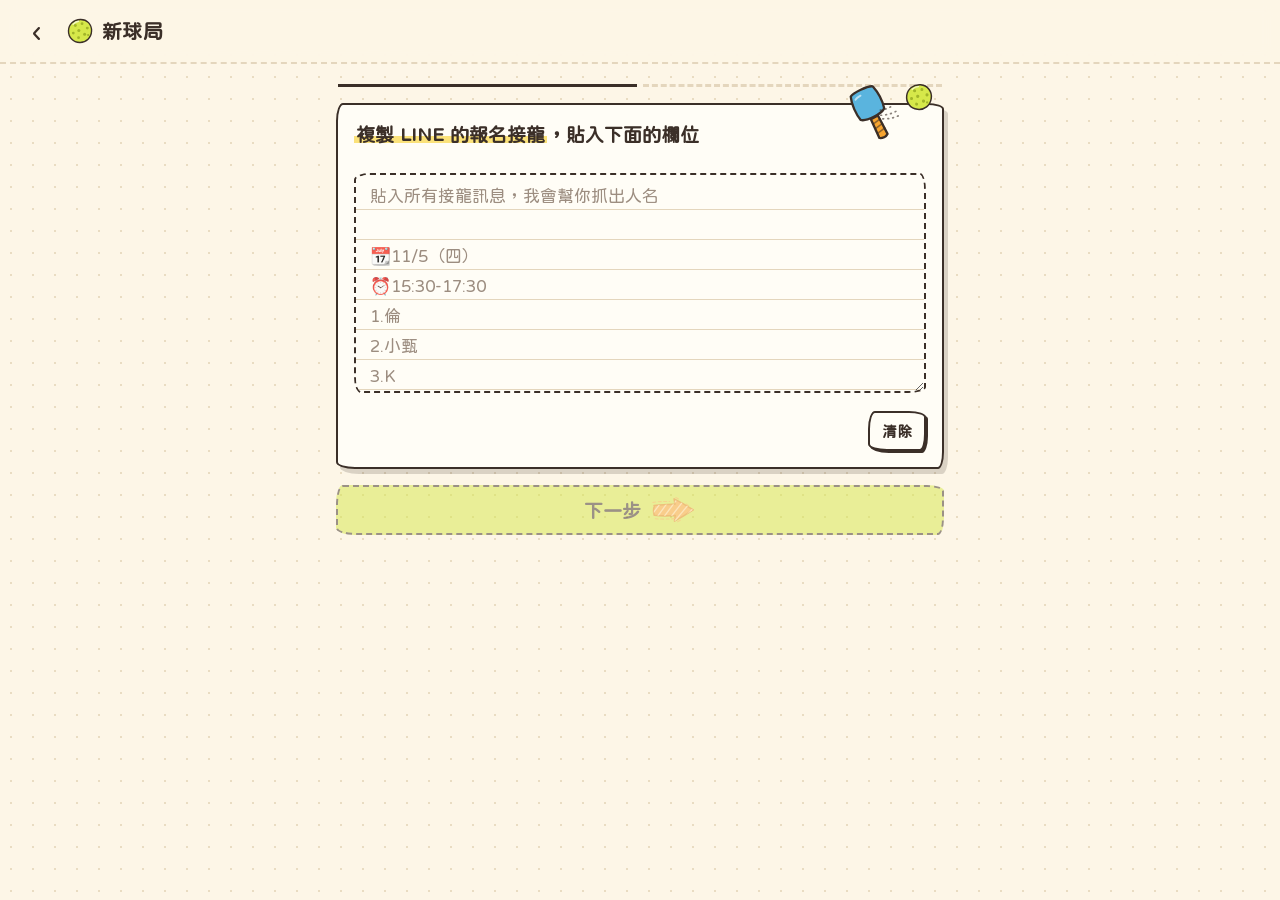
<file: index.html>
<!doctype html>
<html lang="zh-Hant">
<head>
  <meta charset="utf-8" />
  <meta name="viewport" content="width=device-width, initial-scale=1, viewport-fit=cover" />
  <title>Pickle Party</title>
  <meta name="description" content="貼上 LINE 接龍，自動排出單打、雙打賽程與記分" />
  <meta name="theme-color" content="#fdf6e7" media="(prefers-color-scheme: light)" />
  <meta name="theme-color" content="#22302a" media="(prefers-color-scheme: dark)" />
  <link rel="preconnect" href="https://fonts.googleapis.com" />
  <link rel="preconnect" href="https://fonts.gstatic.com" crossorigin />
  <link rel="stylesheet" href="https://fonts.googleapis.com/css2?family=Huninn&display=swap" />
  <link rel="manifest" href="manifest.webmanifest" />
  <link rel="icon" href="icon.svg" type="image/svg+xml" />
  <link rel="apple-touch-icon" href="icon-180.png" />
  <meta name="apple-mobile-web-app-capable" content="yes" />
  <link rel="stylesheet" href="css/style.css" />
</head>
<body>
  <header class="topbar">
    <button class="icon-btn" data-action="home" aria-label="回首頁" id="backBtn" hidden>‹</button>
    <span class="logo" aria-hidden="true"></span>
    <h1 id="topTitle">Pickle Party</h1>
    <span class="spacer"></span>
    <button class="icon-btn" data-action="menu" aria-label="更多" id="menuBtn" hidden>⋯</button>
  </header>
  <main id="app" aria-live="polite"></main>
  <div id="sheet" class="sheet" hidden></div>
  <div id="toast" class="toast" role="status" hidden></div>
  <script type="module" src="js/app.js"></script>
</body>
</html>
</file>
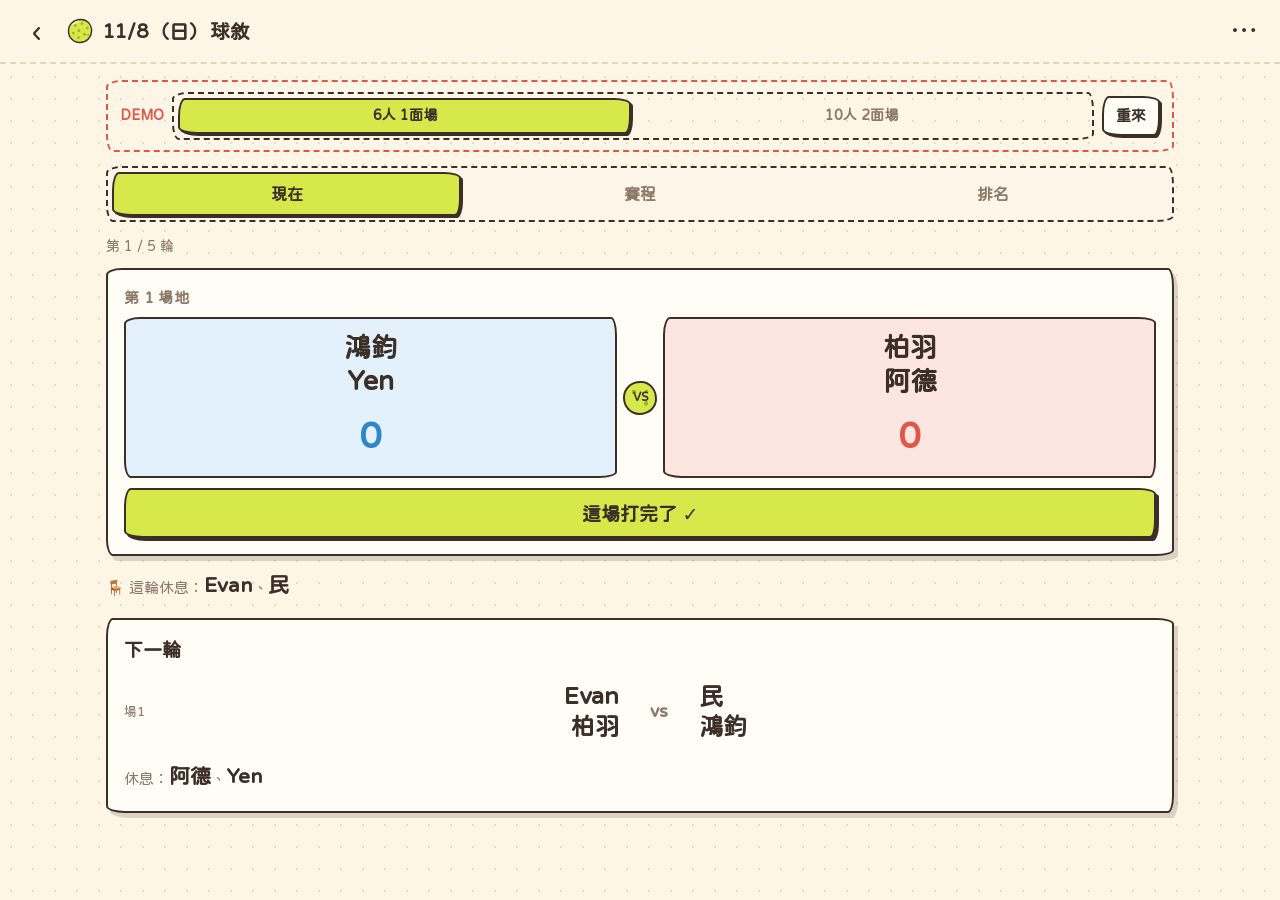
<file: demo/next-round.html>
<!doctype html>
<html lang="zh-Hant">
<head>
  <meta charset="utf-8" />
  <meta name="viewport" content="width=device-width, initial-scale=1, viewport-fit=cover" />
  <title>換輪動畫 Demo</title>
  <link rel="preconnect" href="https://fonts.googleapis.com" />
  <link rel="preconnect" href="https://fonts.gstatic.com" crossorigin />
  <link rel="stylesheet" href="https://fonts.googleapis.com/css2?family=Huninn&display=swap" />
  <link rel="stylesheet" href="../css/style.css" />
  <style>
    .demo-bar {
      display: flex; flex-wrap: wrap; align-items: center; gap: 8px;
      margin: 0 0 14px; padding: 10px 12px; border: 2px dashed var(--b); border-radius: var(--wob); font-size: 14px;
    }
    .demo-bar b { color: var(--b); }
    .demo-bar .seg { flex: 1; min-width: 150px; }
    .demo-bar .seg button { min-height: 36px; font-size: 14px; }
    .team .names span, .mini-match .t span { display: inline-block; }
    /* 正在飛的名字 */
    .fly { position: fixed; z-index: 60; margin: 0; white-space: nowrap; pointer-events: none; transform-origin: 0 0; font-weight: 700; color: var(--text); }
    .static-score { font-size: 36px; font-weight: 700; margin-top: 8px; }
    .team.a .static-score { color: var(--a); }
    .team.b .static-score { color: var(--b); }
  </style>
</head>
<body>
  <header class="topbar">
    <button class="icon-btn" aria-label="回首頁">‹</button>
    <span class="logo" id="logo"></span>
    <h1>11/8（日）球敘</h1>
    <span class="spacer"></span>
    <button class="icon-btn" aria-label="更多">⋯</button>
  </header>
  <main id="app" data-view="event"></main>

<script type="module">
import { BALL } from "../js/doodles.js";
document.getElementById("logo").innerHTML = BALL;

// 示範用的固定賽程（6 人 1 面場、10 人 2 面場）
const DATA = {
  1: [
    { matches: [{ a: ["鴻鈞", "Yen"], b: ["柏羽", "阿德"] }], rest: ["Evan", "民"] },
    { matches: [{ a: ["Evan", "柏羽"], b: ["民", "鴻鈞"] }], rest: ["阿德", "Yen"] },
    { matches: [{ a: ["阿德", "民"], b: ["Yen", "Evan"] }], rest: ["鴻鈞", "柏羽"] },
    { matches: [{ a: ["Yen", "柏羽"], b: ["鴻鈞", "Evan"] }], rest: ["民", "阿德"] },
    { matches: [{ a: ["民", "Yen"], b: ["阿德", "鴻鈞"] }], rest: ["柏羽", "Evan"] },
  ],
  2: [
    { matches: [{ a: ["倫", "小甄"], b: ["K", "田"] }, { a: ["阿萱", "Evan"], b: ["民", "阿德"] }], rest: ["鴻鈞", "柏羽"] },
    { matches: [{ a: ["鴻鈞", "倫"], b: ["柏羽", "阿萱"] }, { a: ["小甄", "民"], b: ["K", "Evan"] }], rest: ["田", "阿德"] },
    { matches: [{ a: ["田", "阿德"], b: ["倫", "Evan"] }, { a: ["柏羽", "K"], b: ["鴻鈞", "小甄"] }], rest: ["阿萱", "民"] },
    { matches: [{ a: ["阿萱", "民"], b: ["田", "鴻鈞"] }, { a: ["阿德", "小甄"], b: ["倫", "柏羽"] }], rest: ["K", "Evan"] },
  ],
};

let courts = 1;
let ri = 0;
let done = [];
let busy = false;
const app = document.getElementById("app");
const rounds = () => DATA[courts];
const nameSpans = (ids) => ids.map((n) => `<span data-n="${n}">${n}</span>`).join("<br>");
const restSpans = (ids) => ids.map((n) => `<span class="nm">${n}</span>`).join("、");

function courtCard(m, mi) {
  const fin = done[mi];
  return `<div class="card" data-court="${mi}">
    <div class="row between"><span class="court-label">第 ${mi + 1} 場地</span>${fin ? `<span class="done-badge just">已完成</span>` : ""}</div>
    <div class="match">
      <div class="team a"><div class="names">${nameSpans(m.a)}</div><div class="static-score">${fin ? 21 : 0}</div></div>
      <span class="vs">VS</span>
      <div class="team b"><div class="names">${nameSpans(m.b)}</div><div class="static-score">${fin ? 17 : 0}</div></div>
    </div>
    ${fin ? `<button class="btn sm block" style="margin-top:10px" disabled>改比分</button>` : `<button class="btn primary block" style="margin-top:10px" data-finish="${mi}">這場打完了 ✓</button>`}
  </div>`;
}

function nextCardInner(next) {
  if (!next) return `<h2>下一輪</h2><p class="muted">這是最後一輪了</p>`;
  return `<h2>下一輪</h2>
    ${next.matches
      .map((m, mi) => `<div class="mini-match" data-next="${mi}"><span class="ct">場${mi + 1}</span><span class="t r">${nameSpans(m.a)}</span><span class="s muted">vs</span><span class="t">${nameSpans(m.b)}</span></div>`)
      .join("")}
    ${next.rest.length ? `<div class="rest-line">休息：${restSpans(next.rest)}</div>` : ""}`;
}

function render() {
  const round = rounds()[ri];
  app.innerHTML = `
    <div class="demo-bar">
      <b>DEMO</b>
      <div class="seg">
        <button class="${courts === 1 ? "on" : ""}" data-courts="1">6人 1面場</button>
        <button class="${courts === 2 ? "on" : ""}" data-courts="2">10人 2面場</button>
      </div>
      <button class="btn sm" data-reset>重來</button>
    </div>
    <div class="tabs" style="position:static;margin:0 0 14px;padding:0"><div class="seg">
      <button class="on">現在</button><button>賽程</button><button>排名</button>
    </div></div>
    <div class="live-status"><span id="roundNo">第 ${ri + 1} / ${rounds().length} 輪</span></div>
    <div class="courts">${round.matches.map(courtCard).join("")}</div>
    <div class="rest-line" id="restNow">🪑 這輪休息：${restSpans(round.rest)}</div>
    <div class="card next-card" style="margin-top:14px" id="nextCard">${nextCardInner(rounds()[ri + 1])}</div>`;
}

const wait = (ms) => new Promise((r) => setTimeout(r, ms));
const anim = (el, frames, opts) => el.animate(frames, { fill: "forwards", ...opts }).finished;

// 換輪：下一輪的名字往上飛，取代場地裡原本的名字
async function advance() {
  const next = rounds()[ri + 1];
  if (!next) return;
  busy = true;

  // 0. 記下「下一輪」每個名字現在的位置與字級
  const sources = [];
  next.matches.forEach((m, mi) => {
    const row = document.querySelector(`[data-next="${mi}"]`);
    const [ta, tb] = row.querySelectorAll(".t");
    for (const [side, box] of [["a", ta], ["b", tb]]) {
      box.querySelectorAll("span[data-n]").forEach((s, k) => {
        sources.push({ name: s.dataset.n, court: mi, side, k, rect: s.getBoundingClientRect(), font: parseFloat(getComputedStyle(s).fontSize), el: s });
      });
    }
  });

  // 1. 場地裡舊的名字和比分往上淡出，比賽卡片恢復成未完成的樣子
  const olds = [...document.querySelectorAll(".courts .names span, .courts .static-score, .courts .done-badge")];
  await Promise.all(olds.map((el, i) => anim(el, [{ opacity: 1, transform: "none" }, { opacity: 0, transform: "translateY(-18px)" }], { duration: 220, delay: i * 15, easing: "ease-in" })));

  // 2. 先把新名字放進場地（隱形），量出它們最後要落下的位置
  done = next.matches.map(() => false);
  document.querySelectorAll(".courts > .card").forEach((card, mi) => {
    const m = next.matches[mi];
    card.querySelector(".row").innerHTML = `<span class="court-label">第 ${mi + 1} 場地</span>`;
    card.querySelector(".team.a .names").innerHTML = nameSpans(m.a);
    card.querySelector(".team.b .names").innerHTML = nameSpans(m.b);
    card.querySelectorAll(".static-score").forEach((s) => { s.textContent = "0"; s.style.opacity = "0"; });
    const btn = card.querySelector("button");
    btn.outerHTML = `<button class="btn primary block" style="margin-top:10px;opacity:0" data-finish="${mi}">這場打完了 ✓</button>`;
  });
  const targets = [...document.querySelectorAll(".courts .names span")];
  targets.forEach((t) => (t.style.visibility = "hidden"));

  // 3. 名字分身從「下一輪」飛到場地裡
  const flights = sources.map((s, i) => {
    const card = document.querySelector(`.courts > .card[data-court="${s.court}"]`);
    const target = card.querySelectorAll(`.team.${s.side} .names span`)[s.k];
    const tr = target.getBoundingClientRect();
    const tf = parseFloat(getComputedStyle(target).fontSize);
    const clone = document.createElement("div");
    clone.className = "fly";
    clone.textContent = s.name;
    Object.assign(clone.style, { left: s.rect.left + "px", top: s.rect.top + "px", fontSize: s.font + "px", lineHeight: getComputedStyle(s.el).lineHeight });
    document.body.appendChild(clone);
    s.el.style.visibility = "hidden";
    const dx = tr.left - s.rect.left, dy = tr.top - s.rect.top, sc = tf / s.font;
    return clone
      .animate(
        [
          { transform: "translate(0,0) scale(1) rotate(0deg)" },
          { transform: `translate(${dx * 0.5}px, ${dy * 0.55 - 26}px) scale(${(1 + sc) / 2 + 0.12}) rotate(${i % 2 ? 6 : -6}deg)`, offset: 0.55 },
          { transform: `translate(${dx}px, ${dy}px) scale(${sc}) rotate(0deg)` },
        ],
        { duration: 720, delay: i * 70, easing: "cubic-bezier(.45,.05,.3,1)", fill: "forwards" }
      )
      .finished.then(() => {
        target.style.visibility = "visible";
        target.animate([{ transform: "scale(1.18)" }, { transform: "scale(1)" }], { duration: 260, easing: "cubic-bezier(.3,1.6,.5,1)" });
        clone.remove();
      });
  });

  // 4. 這輪休息的人換掉
  const restNow = document.getElementById("restNow");
  anim(restNow, [{ opacity: 1 }, { opacity: 0 }], { duration: 200 }).then(() => {
    restNow.innerHTML = `🪑 這輪休息：${restSpans(next.rest)}`;
    anim(restNow, [{ opacity: 0, transform: "translateY(-8px)" }, { opacity: 1, transform: "none" }], { duration: 300, delay: 350 });
  });

  await Promise.all(flights);

  // 5. 比分、按鈕出現；輪次 +1
  ri++;
  document.getElementById("roundNo").textContent = `第 ${ri + 1} / ${rounds().length} 輪`;
  document.getElementById("roundNo").animate([{ transform: "scale(1.3)", color: "var(--ink)" }, { transform: "scale(1)" }], { duration: 400 });
  document.querySelectorAll(".courts .static-score, .courts button").forEach((el) =>
    anim(el, [{ opacity: 0, transform: "translateY(6px)" }, { opacity: 1, transform: "none" }], { duration: 260 })
  );

  // 6. 「下一輪」換成再下一輪的名單，從下面浮上來
  const nextCard = document.getElementById("nextCard");
  nextCard.innerHTML = nextCardInner(rounds()[ri + 1]);
  nextCard.querySelectorAll(".mini-match, .rest-line, p").forEach((el, i) =>
    anim(el, [{ opacity: 0, transform: "translateY(14px)" }, { opacity: 1, transform: "none" }], { duration: 320, delay: 80 + i * 60, easing: "ease-out" })
  );
  await wait(400);
  busy = false;
}

document.addEventListener("click", async (e) => {
  if (busy) return;
  const c = e.target.closest("[data-courts]");
  if (c) { courts = Number(c.dataset.courts); ri = 0; done = rounds()[0].matches.map(() => false); return render(); }
  if (e.target.closest("[data-reset]")) { ri = 0; done = rounds()[0].matches.map(() => false); return render(); }
  const f = e.target.closest("[data-finish]");
  if (!f) return;
  const mi = Number(f.dataset.finish);
  done[mi] = true;
  if (done.every(Boolean)) {
    // 整輪打完：先讓剛打完的那場蓋章，再換輪
    const card = f.closest(".card");
    card.querySelector(".row").insertAdjacentHTML("beforeend", `<span class="done-badge just">已完成</span>`);
    card.querySelectorAll(".static-score").forEach((s, i) => (s.textContent = i ? 17 : 21));
    f.disabled = true;
    await wait(450);
    advance();
  } else {
    const card = f.closest(".card");
    card.outerHTML = courtCard(rounds()[ri].matches[mi], mi);
  }
});

done = rounds()[0].matches.map(() => false);
render();
</script>
</body>
</html>
</file>
<file: css/style.css>
/* ============================================================
   Pickle Party：可愛手繪風 + 匹克球
   淺色 = 點點筆記紙＋咖啡色墨水；深色 = 黑板＋粉筆
   ============================================================ */
:root {
  --bg: #fdf6e7;            /* 筆記紙 */
  --dot: #e9dcc2;           /* 紙上的點點 */
  --card: #fffdf6;
  --text: #3b2f28;          /* 墨水 */
  --ink: #3b2f28;
  --muted: #8b7a6c;
  --line: #e4d6bd;
  --shadow-ink: rgb(59 47 40 / 0.18);

  --ball: #d6e84a;          /* 匹克球黃綠 */
  --ball-hole: #a2b52a;
  --ball-soft: #f1f7c4;
  --paddle: #5ab4de;
  --grip: #f7a531;
  --arrow: #f7a531;         /* 蠟筆橘 */
  --arrow-ink: #e08a12;
  --arrow-light: #fcd590;
  --hl: #fbe27a;            /* 螢光筆 */

  --brand: #3b2f28;         /* 主按鈕文字 / 重點色用墨水 */
  --brand-ink: #3b2f28;
  --brand-soft: #f1f7c4;
  --a: #2f86c9;
  --a-soft: #e2f1fb;
  --b: #e0574a;
  --b-soft: #fde5e1;
  --warn: #b5650c;
  --warn-soft: #fff0d6;

  --wob: 16px 6px 18px 7px / 7px 18px 6px 16px;   /* 手繪歪框 */
  --wob2: 7px 17px 6px 19px / 18px 6px 17px 7px;
  --wob-pill: 255px 22px 225px 22px / 22px 225px 22px 255px;
  --font: "Huninn", "jf-openhuninn", "PingFang TC", "Microsoft JhengHei", system-ui, sans-serif;
  color-scheme: light;
}
@media (prefers-color-scheme: dark) {
  :root:not([data-theme="light"]) {
    --bg: #22302a;          /* 黑板 */
    --dot: #2c3c35;
    --card: #2a3a33;
    --text: #f4f0e2;        /* 粉筆 */
    --ink: #f4f0e2;
    --muted: #b7b9a5;
    --line: #3c4d45;
    --shadow-ink: rgb(0 0 0 / 0.35);
    --ball: #d9ea56;
    --ball-hole: #9fb22e;
    --ball-soft: #3c4a2a;
    --paddle: #6cc0e6;
    --grip: #f7b44a;
    --arrow: #f7b44a;
    --arrow-ink: #ffcf7d;
    --arrow-light: #ffe2a8;
    --hl: #6b5c1c;
    --brand: #f4f0e2;
    --brand-ink: #22302a;
    --brand-soft: #3c4a2a;
    --a: #8cc8f2;
    --a-soft: #2c4553;
    --b: #f6a097;
    --b-soft: #4b3434;
    --warn: #f7c46b;
    --warn-soft: #4a3b1e;
    color-scheme: dark;
  }
}

* { box-sizing: border-box; }
[hidden] { display: none !important; }
html, body { margin: 0; }
/* 連點兩下不放大（保留雙指縮放給需要的人）；文字不隨橫直切換自動放大 */
html { touch-action: manipulation; -webkit-text-size-adjust: 100%; text-size-adjust: 100%; }
body {
  background-color: var(--bg);
  background-image: radial-gradient(var(--dot) 1.3px, transparent 1.4px);
  background-size: 22px 22px;
  color: var(--text);
  font-family: var(--font);
  font-size: 16px;
  line-height: 1.55;
  -webkit-tap-highlight-color: transparent;
  padding-bottom: env(safe-area-inset-bottom);
}
button, input, textarea, select { font: inherit; color: inherit; }
button { cursor: pointer; }

/* ---------- 塗鴉 ---------- */
.doodle { display: inline-block; vertical-align: middle; flex-shrink: 0; }
.doodle-ball { width: 1.2em; height: 1.2em; }
.doodle-paddle { width: 1.6em; height: 1.6em; }
.doodle-arrow { width: 46px; height: 28px; margin-left: 4px; transition: transform 0.2s; }
.doodle-rally { position: relative; display: inline-block; width: 92px; height: 70px; }
.doodle-rally .doodle-paddle { position: absolute; left: 0; top: 6px; width: 62px; height: 62px; }
.doodle-rally .doodle-ball { position: absolute; right: 2px; top: 0; width: 30px; height: 30px; animation: ball-float 2.4s ease-in-out infinite; }
.doodle-rally .doodle-swoosh { position: absolute; right: 22px; top: 22px; width: 34px; height: 20px; }
@keyframes ball-float { 0%, 100% { transform: translate(0, 0) rotate(0); } 50% { transform: translate(3px, -5px) rotate(25deg); } }
@keyframes ball-bounce { 0%, 100% { transform: translateY(0); } 50% { transform: translateY(-22px); } }
.bounce .doodle-ball { width: 46px; height: 46px; animation: ball-bounce 0.9s cubic-bezier(.5, 0, .5, 1) infinite; }

/* ---------- 頂部 ---------- */
.topbar {
  position: sticky; top: 0; z-index: 10;
  display: flex; align-items: center; gap: 8px;
  padding: calc(10px + env(safe-area-inset-top)) 16px 10px;
  background: color-mix(in srgb, var(--bg) 92%, transparent);
  backdrop-filter: blur(8px);
  border-bottom: 2.5px dashed var(--line);
}
.topbar .logo { width: 28px; height: 28px; display: grid; place-items: center; }
.topbar .logo .doodle-ball { width: 28px; height: 28px; }
.topbar h1 { font-size: 20px; margin: 0; white-space: nowrap; overflow: hidden; text-overflow: ellipsis; letter-spacing: 0.02em; }
.spacer { flex: 1; }
.icon-btn {
  width: 42px; height: 42px; border-radius: var(--wob); border: 2px solid transparent;
  background: transparent; font-size: 28px; line-height: 1; color: var(--ink);
  display: grid; place-items: center;
}
.icon-btn:active { border-color: var(--ink); background: var(--card); }

main { max-width: 640px; margin: 0 auto; padding: 16px; }
.courts { display: grid; gap: 16px; }
.courts > .card { margin-bottom: 0; }
@media (min-width: 800px) {
  main[data-view="event"] { max-width: 1100px; }
  .courts { grid-template-columns: repeat(auto-fit, minmax(360px, 1fr)); }
}

/* ---------- 卡片：紙片 + 手繪框 ---------- */
.card {
  position: relative;
  background: var(--card); border: 2.5px solid var(--ink); border-radius: var(--wob);
  box-shadow: 4px 5px 0 var(--shadow-ink);
  padding: 16px; margin-bottom: 16px;
}
.card:nth-of-type(even) { border-radius: var(--wob2); }
.card h2 { font-size: 19px; margin: 0 0 12px; line-height: 1.45; }
/* 螢光筆畫重點 */
.hl { background: linear-gradient(transparent 58%, var(--hl) 58%, var(--hl) 92%, transparent 92%); padding: 0 2px; box-decoration-break: clone; -webkit-box-decoration-break: clone; }
.muted { color: var(--muted); }
.small { font-size: 14px; }
.row { display: flex; align-items: center; gap: 10px; }
.row.wrap { flex-wrap: wrap; }
.between { justify-content: space-between; }
.stack > * + * { margin-top: 12px; }

/* ---------- 按鈕 ---------- */
.btn {
  display: inline-flex; align-items: center; justify-content: center; gap: 6px;
  min-height: 50px; padding: 0 18px; border-radius: var(--wob2); border: 2.5px solid var(--ink);
  background: var(--card); color: var(--ink); font-weight: 700; white-space: nowrap; flex-shrink: 0;
  box-shadow: 3px 3px 0 var(--ink); transition: transform 0.08s, box-shadow 0.08s;
}
.btn:active { transform: translate(2px, 2px); box-shadow: 1px 1px 0 var(--ink); }
.btn.primary { background: var(--ball); color: #3b2f28; font-size: 19px; }
.btn.primary:hover .doodle-arrow { transform: translateX(4px); }
.btn.block { width: 100%; }
.btn.danger { color: var(--b); }
.btn.sm { min-height: 40px; padding: 0 12px; font-size: 15px; box-shadow: 2px 2px 0 var(--ink); border-width: 2px; }
.btn:disabled { opacity: 0.5; box-shadow: none; transform: none; border-style: dashed; }

/* ---------- 輸入：筆記本橫線 ---------- */
textarea {
  width: 100%; min-height: 220px; resize: vertical;
  border: 2.5px dashed var(--ink); border-radius: var(--wob); padding: 6px 14px;
  font-size: 17px; line-height: 30px;
  background-color: var(--card);
  background-image: repeating-linear-gradient(transparent 0 29px, var(--line) 29px 30px);
  background-position: 0 5px; background-attachment: local;
}
textarea:focus { outline: none; border-style: solid; box-shadow: 3px 3px 0 var(--shadow-ink); }
textarea::placeholder { color: var(--muted); opacity: 0.85; }
input[type="text"], input[type="number"], input[type="time"] {
  border: 2px solid var(--ink); border-radius: var(--wob2); padding: 10px 12px; background: var(--card);
  min-height: 46px; width: 100%; font-size: 16px;
}
input:focus { outline: none; box-shadow: 2px 2px 0 var(--shadow-ink); }

/* 步驟：兩顆球 + 虛線 */
.steps { display: flex; align-items: center; gap: 6px; margin: 4px 2px 16px; }
.steps span { flex: 1; height: 0; border-top: 3px dashed var(--line); }
.steps span.on { border-top: 3px solid var(--ink); }

/* ---------- 名字標籤：貼紙 ---------- */
.chips { display: flex; flex-wrap: wrap; gap: 10px 8px; }
.chip {
  display: inline-flex; align-items: center; gap: 6px;
  min-height: 52px; padding: 0 6px 0 16px; border-radius: var(--wob-pill); font-size: 24px;
  background: var(--ball-soft); border: 2px solid var(--ink); font-weight: 700;
  box-shadow: 2px 3px 0 var(--shadow-ink);
}
.chip:nth-child(odd) { transform: rotate(-1.4deg); }
.chip:nth-child(3n) { transform: rotate(1.2deg); background: var(--a-soft); }
.chip:nth-child(4n) { background: var(--b-soft); }
.chip.off { background: transparent; border-style: dashed; color: var(--muted); text-decoration: line-through; box-shadow: none; }
.chip .tag { font-size: 12px; font-weight: 700; padding: 1px 8px; border-radius: var(--wob-pill); background: var(--warn-soft); color: var(--warn); border: 1.5px solid currentColor; }
.chip-name {
  border: 0; background: transparent; padding: 0; font: inherit; font-weight: 700; color: inherit;
  text-decoration: underline wavy color-mix(in srgb, currentColor 35%, transparent); text-underline-offset: 6px; text-decoration-thickness: 1.5px;
}
.chip.editing { padding: 0 4px; background: var(--card); transform: none; }
.chip-input {
  border: 0; outline: 0; background: transparent; font-weight: 700; font-size: 24px;
  width: 6em; min-height: 48px; padding: 0 10px;
}
.chip .x { border: 0; background: transparent; width: 32px; height: 32px; border-radius: 50%; color: var(--muted); font-size: 20px; }

/* ---------- 分段選擇 ---------- */
.seg { display: grid; grid-auto-flow: column; grid-auto-columns: 1fr; background: transparent; border: 2px dashed var(--ink); border-radius: var(--wob); padding: 4px; gap: 4px; }
.seg button { border: 2px solid transparent; background: transparent; min-height: 44px; border-radius: var(--wob2); font-weight: 700; color: var(--muted); font-size: 16px; }
.seg button.on { background: var(--ball); color: #3b2f28; border-color: var(--ink); box-shadow: 2px 2px 0 var(--ink); }

/* ---------- 加減 ---------- */
.stepper { display: flex; align-items: center; gap: 4px; }
.stepper button { width: 44px; height: 44px; border-radius: 50% 46% 52% 48% / 48% 52% 46% 50%; border: 2px solid var(--ink); background: var(--card); font-size: 22px; color: var(--ink); box-shadow: 2px 2px 0 var(--ink); }
.stepper button:active { transform: translate(1px, 1px); box-shadow: 1px 1px 0 var(--ink); }
.stepper output { min-width: 50px; text-align: center; font-size: 22px; font-weight: 700; font-variant-numeric: tabular-nums; }

.field { display: flex; align-items: center; justify-content: space-between; gap: 12px; padding: 12px 0; border-top: 2px dashed var(--line); }
.field:first-of-type { border-top: 0; }
.field label { font-weight: 700; }
.field .hint { display: block; font-weight: 400; font-size: 13px; color: var(--muted); }

.summary { background: var(--ball-soft); border: 2px dashed var(--ink); border-radius: var(--wob); padding: 12px 14px; font-size: 16px; }

/* ---------- 首頁 ---------- */
.event-item { display: block; width: 100%; text-align: left; color: var(--text); }
.event-item:active { transform: translate(2px, 2px); box-shadow: 2px 3px 0 var(--shadow-ink); }
.progress { height: 12px; background: var(--card); border: 2px solid var(--ink); border-radius: var(--wob-pill); overflow: hidden; margin-top: 10px; }
.progress i { display: block; height: 100%; background: repeating-linear-gradient(-45deg, var(--ball) 0 6px, var(--ball-hole) 6px 8px); }
.empty { text-align: center; padding: 28px 16px; }
.empty .big { font-size: 44px; line-height: 1; }
.empty .doodle-rally { transform: scale(1.3); margin: 8px 0 14px; }

/* 貼接龍頁右上角的擊球塗鴉 */
.paste-card h2 { padding-right: 84px; }
.paste-card .doodle-rally { position: absolute; right: 8px; top: -26px; transform: rotate(6deg); }

/* ---------- 賽事頁 ---------- */
.tabs { position: sticky; top: 63px; z-index: 5; margin: -16px -16px 14px; padding: 8px 16px; background: color-mix(in srgb, var(--bg) 94%, transparent); }
.court-label { font-size: 15px; font-weight: 700; color: var(--muted); letter-spacing: 0.04em; }
.match { display: grid; grid-template-columns: minmax(0, 1fr) auto minmax(0, 1fr); gap: 6px; align-items: stretch; margin-top: 8px; }
.team {
  border: 2px solid var(--ink); border-radius: var(--wob); padding: 12px 6px; text-align: center; min-width: 0;
  display: flex; flex-direction: column; justify-content: center; gap: 2px; min-height: 92px;
}
.team.b { border-radius: var(--wob2); }
.team.a { background: var(--a-soft); }
.team.b { background: var(--b-soft); }
.team .names { font-weight: 700; font-size: 26px; line-height: 1.25; word-break: break-all; }
.team.win { box-shadow: 0 0 0 3px var(--ball), 0 0 0 5px var(--ink); }
/* VS 做成一顆小匹克球 */
.vs {
  align-self: center; width: 34px; height: 34px; display: grid; place-items: center;
  font-size: 12px; font-weight: 700; color: #3b2f28;
  background: radial-gradient(circle at 30% 30%, var(--ball-hole) 0 2px, transparent 2.5px),
              radial-gradient(circle at 70% 68%, var(--ball-hole) 0 2px, transparent 2.5px),
              radial-gradient(circle at 72% 28%, var(--ball-hole) 0 1.6px, transparent 2px),
              var(--ball);
  border: 2px solid var(--ink); border-radius: 50% 46% 52% 48% / 48% 52% 46% 50%;
}
.scorebox { display: flex; align-items: center; justify-content: center; gap: 4px; margin-top: 8px; }
.scorebox .num { font-size: 36px; font-weight: 700; min-width: 38px; text-align: center; font-variant-numeric: tabular-nums; }
.team.a .num { color: var(--a); }
.team.b .num { color: var(--b); }

/* 滾輪記分：手繪的滾筒
   - 墨水框 + 圓筒明暗 + 數字隨位置翻轉縮小（JS paintWheel）
   - 中間那格用螢光筆框出目前分數；上下箭頭與「上下滑」提示 */
.wheel-wrap { position: relative; margin-top: 6px; --wheel-h: 48px; display: flex; flex-direction: column; align-items: stretch; }
.wheel-arrow {
  border: 0; background: transparent; color: var(--ink); height: 26px; padding: 0;
  display: grid; place-items: center; opacity: 0.7;
}
.wheel-arrow:active { opacity: 1; }
.wheel-drum {
  position: relative; border-radius: var(--wob2); overflow: hidden;
  background: var(--card); border: 2px solid var(--ink);
}
.wheel-drum::after {
  content: ""; position: absolute; inset: 0; pointer-events: none;
  background: linear-gradient(var(--shadow-ink), transparent 34%, transparent 66%, var(--shadow-ink));
}
.wheel-drum::before {
  content: ""; position: absolute; left: 4px; right: 4px; top: var(--wheel-h); height: var(--wheel-h); pointer-events: none;
  background: color-mix(in srgb, var(--hl) 55%, transparent);
  border-top: 2px dashed currentColor; border-bottom: 2px dashed currentColor; border-radius: 6px;
}
.team.a .wheel-drum { color: var(--a); }
.team.b .wheel-drum { color: var(--b); }
.wheel {
  position: relative; height: calc(var(--wheel-h) * 3); overflow-y: auto; overscroll-behavior: contain;
  scroll-snap-type: y mandatory; scrollbar-width: none; touch-action: pan-y; outline: none; color: var(--text);
}
.wheel::-webkit-scrollbar { display: none; }
.wheel:focus-visible { box-shadow: inset 0 0 0 2px var(--ink); }
.wheel-pad { height: var(--wheel-h); }
.wheel-item {
  height: var(--wheel-h); display: grid; place-items: center; scroll-snap-align: center;
  font-size: 34px; font-weight: 700; font-variant-numeric: tabular-nums; cursor: pointer;
  transform-origin: center; will-change: transform;
}
.team.a .wheel-item.sel { color: var(--a); }
.team.b .wheel-item.sel { color: var(--b); }
.wheel-hint {
  position: absolute; left: 50%; bottom: 30px; transform: translateX(-50%) rotate(-3deg);
  background: var(--card); color: var(--ink); font-size: 14px; font-weight: 700; white-space: nowrap;
  padding: 2px 10px 2px 6px; border: 2px solid var(--ink); border-radius: var(--wob-pill); pointer-events: none;
  display: flex; align-items: center; gap: 2px; box-shadow: 2px 2px 0 var(--ink);
}
.wheel-hint .hand { display: inline-block; animation: wheel-swipe 1.4s ease-in-out infinite; }
@keyframes wheel-swipe { 0%, 100% { transform: translateY(4px); } 50% { transform: translateY(-5px); } }
.wheel-learned .wheel-hint { display: none; }

.rest-line { margin-top: 12px; font-size: 15px; color: var(--muted); line-height: 1.7; }
.nm { font-size: 21px; font-weight: 700; color: var(--text); }
/* 「已完成」像蓋章 */
.done-badge {
  font-size: 13px; font-weight: 700; color: var(--b); padding: 1px 8px;
  border: 2px solid currentColor; border-radius: var(--wob2); transform: rotate(-6deg); display: inline-block;
}

.round-list .round { padding: 12px 0; border-top: 2px dashed var(--line); }
.round-list .round:first-child { border-top: 0; padding-top: 0; }
.round-list .round.current { background: var(--ball-soft); margin: 0 -16px; padding: 12px 16px; border-top-style: solid; }
.mini-match { display: flex; align-items: center; gap: 8px; width: 100%; border: 0; background: transparent; padding: 6px 0; text-align: left; color: var(--text); }
.mini-match .t { flex: 1; font-weight: 700; font-size: 24px; line-height: 1.25; word-break: break-all; }
.mini-match .t.r { text-align: right; }
.mini-match .s { font-variant-numeric: tabular-nums; font-weight: 700; font-size: 18px; min-width: 64px; text-align: center; }
.mini-match .ct { font-size: 13px; color: var(--muted); min-width: 30px; }

table { width: 100%; border-collapse: collapse; font-variant-numeric: tabular-nums; }
th, td { padding: 10px 6px; text-align: center; border-bottom: 2px dashed var(--line); }
th { font-size: 14px; color: var(--muted); font-weight: 700; }
td.name { text-align: left; font-weight: 700; font-size: 24px; }
.medal { font-size: 20px; }

.banner { border: 2px dashed currentColor; border-radius: var(--wob); padding: 12px 14px; background: var(--warn-soft); color: var(--warn); font-size: 15px; margin-bottom: 14px; }
.banner.live { background: var(--ball-soft); color: var(--text); }

/* ---------- 底部選單 ---------- */
.sheet { position: fixed; inset: 0; z-index: 30; background: rgb(30 22 18 / 0.45); display: flex; align-items: flex-end; justify-content: center; }
.sheet[hidden] { display: none; }
.sheet .panel {
  width: 100%; max-width: 640px; max-height: 88vh; overflow: auto;
  background: var(--card); border: 2.5px solid var(--ink); border-bottom: 0;
  border-radius: 26px 14px 0 0 / 18px 26px 0 0;
  padding: 18px 16px calc(18px + env(safe-area-inset-bottom));
}
.sheet .panel h3 { margin: 0 0 12px; font-size: 19px; }
.menu-item { display: flex; align-items: center; gap: 12px; width: 100%; min-height: 54px; border: 2px solid transparent; background: transparent; text-align: left; border-radius: var(--wob); padding: 0 8px; font-size: 17px; color: var(--text); }
.menu-item:active { border-color: var(--ink); background: var(--ball-soft); }
.menu-item .ico { width: 28px; text-align: center; font-size: 20px; }

.toast {
  position: fixed; left: 50%; bottom: calc(24px + env(safe-area-inset-bottom)); transform: translateX(-50%) rotate(-1deg);
  background: var(--ink); color: var(--bg); padding: 10px 18px; border-radius: var(--wob); z-index: 40; font-size: 16px;
  max-width: calc(100% - 32px); box-shadow: 3px 3px 0 var(--ball);
}
.toast[hidden] { display: none; }

@media (min-width: 560px) {
  .team .names { font-size: 27px; }
}
@media (prefers-reduced-motion: reduce) {
  .wheel-hint .hand, .doodle-rally .doodle-ball, .bounce .doodle-ball { animation: none; }
}

/* 輪數下面：每人約打幾場 */
.per-person {
  display: flex; align-items: center; justify-content: flex-end; gap: 6px;
  margin: -2px 0 6px; font-size: 17px; font-weight: 700;
}
.per-person strong {
  font-size: 22px; padding: 0 4px;
  background: linear-gradient(transparent 55%, var(--hl) 55%, var(--hl) 92%, transparent 92%);
}
.per-person .doodle-ball { width: 22px; height: 22px; }

/* ---------- 排法規則 ---------- */
.rules { margin-top: 14px; border: 2px dashed var(--line); border-radius: var(--wob2); padding: 10px 14px 6px; }
.rules-title { display: flex; align-items: center; gap: 6px; font-weight: 700; }
.rules-title .doodle-ball { width: 20px; height: 20px; }
.rules ul { margin: 6px 0 4px; padding-left: 22px; line-height: 1.7; }
.rules b { background: linear-gradient(transparent 60%, var(--hl) 60%, var(--hl) 92%, transparent 92%); }

/* ---------- 「現在」分頁上方：輪次、同步狀態、複製連結 ---------- */
.live-status { display: flex; flex-wrap: wrap; align-items: center; gap: 2px 6px; margin: 0 0 10px; font-size: 14px; color: var(--muted); }
.copy-link {
  margin-left: auto; display: inline-flex; align-items: center; gap: 5px;
  border: 2px solid var(--ink); border-radius: var(--wob-pill); background: var(--card); color: var(--ink);
  padding: 3px 12px 3px 6px; font-size: 14px; font-weight: 700; box-shadow: 2px 2px 0 var(--ink);
}
.copy-link:active { transform: translate(1px, 1px); box-shadow: 1px 1px 0 var(--ink); }
.doodle-share { width: 20px; height: 20px; }

/* ---------- 換輪動畫 ---------- */
/* 舊的比賽：往左甩出去 */
.leaving > .card, .next-card.leaving, .rest-line.leaving { animation: card-out 0.42s cubic-bezier(.5, 0, .9, .4) forwards; }
.leaving > .card:nth-child(2) { animation-delay: 0.05s; }
@keyframes card-out { to { transform: translateX(-115%) rotate(-8deg); opacity: 0; } }
/* 新的比賽：從右邊彈進來 */
.entering > .card, .next-card.entering, .rest-line.entering, .empty.entering { animation: card-in 0.55s cubic-bezier(.2, 1.35, .4, 1) both; }
.entering > .card:nth-child(2) { animation-delay: 0.08s; }
.rest-line.entering { animation-delay: 0.14s; }
.next-card.entering { animation-delay: 0.2s; }
@keyframes card-in { from { transform: translateX(110%) rotate(6deg); opacity: 0; } to { transform: none; opacity: 1; } }
/* 單場打完：蓋章 */
.done-badge.just { animation: stamp 0.4s cubic-bezier(.3, 1.6, .5, 1) both; }
@keyframes stamp { from { transform: scale(2.6) rotate(-18deg); opacity: 0; } to { transform: rotate(-6deg); opacity: 1; } }
/* 畫面中間的提示 */
.round-banner {
  position: fixed; left: 50%; top: 38%; z-index: 45; pointer-events: none;
  display: flex; flex-direction: column; align-items: center; gap: 2px;
  background: var(--card); color: var(--ink); border: 3px solid var(--ink); border-radius: var(--wob);
  box-shadow: 5px 6px 0 var(--ink); padding: 14px 26px; font-size: 16px;
  opacity: 0; transform: translate(-50%, -50%) scale(0.6) rotate(-4deg);
}
.round-banner b { font-size: 26px; }
.round-banner .doodle-ball { width: 44px; height: 44px; }
.round-banner .big-emoji { font-size: 40px; line-height: 1; }
.round-banner.show { animation: banner-pop 1.7s cubic-bezier(.3, 1.5, .5, 1) forwards; }
.round-banner.show .doodle-ball { animation: ball-bounce 0.6s cubic-bezier(.5, 0, .5, 1) 2; }
@keyframes banner-pop {
  0% { opacity: 0; transform: translate(-50%, -50%) scale(0.6) rotate(-4deg); }
  18%, 78% { opacity: 1; transform: translate(-50%, -50%) scale(1) rotate(-2deg); }
  100% { opacity: 0; transform: translate(-50%, -60%) scale(0.9) rotate(-2deg); }
}
@media (prefers-reduced-motion: reduce) {
  .round-banner.show { animation: none; opacity: 1; transform: translate(-50%, -50%); }
}

/* ---------- 換輪：名字從「下一輪」飛上來 ---------- */
.pn { display: inline-block; }
.fly {
  position: fixed; z-index: 60; margin: 0; white-space: nowrap; pointer-events: none;
  transform-origin: 0 0; font-weight: 700; color: var(--text); font-family: var(--font);
}

/* ---------- 場地等待中 ---------- */
.court-wait { background: repeating-linear-gradient(-45deg, var(--card) 0 12px, color-mix(in srgb, var(--line) 45%, var(--card)) 12px 14px); }
.wait-box {
  display: flex; flex-direction: column; align-items: center; gap: 4px; text-align: center;
  padding: 26px 8px 22px; color: var(--muted);
}
.wait-box b { font-size: 22px; color: var(--text); }
.wait-box .doodle-ball { width: 40px; height: 40px; animation: ball-bounce 1.2s cubic-bezier(.5, 0, .5, 1) infinite; }
.wait-box .nm { font-size: 18px; }
.court-label .small { font-weight: 400; }
.round-list .ct b { color: var(--text); }
@media (prefers-reduced-motion: reduce) { .wait-box .doodle-ball { animation: none; } }
</file>
